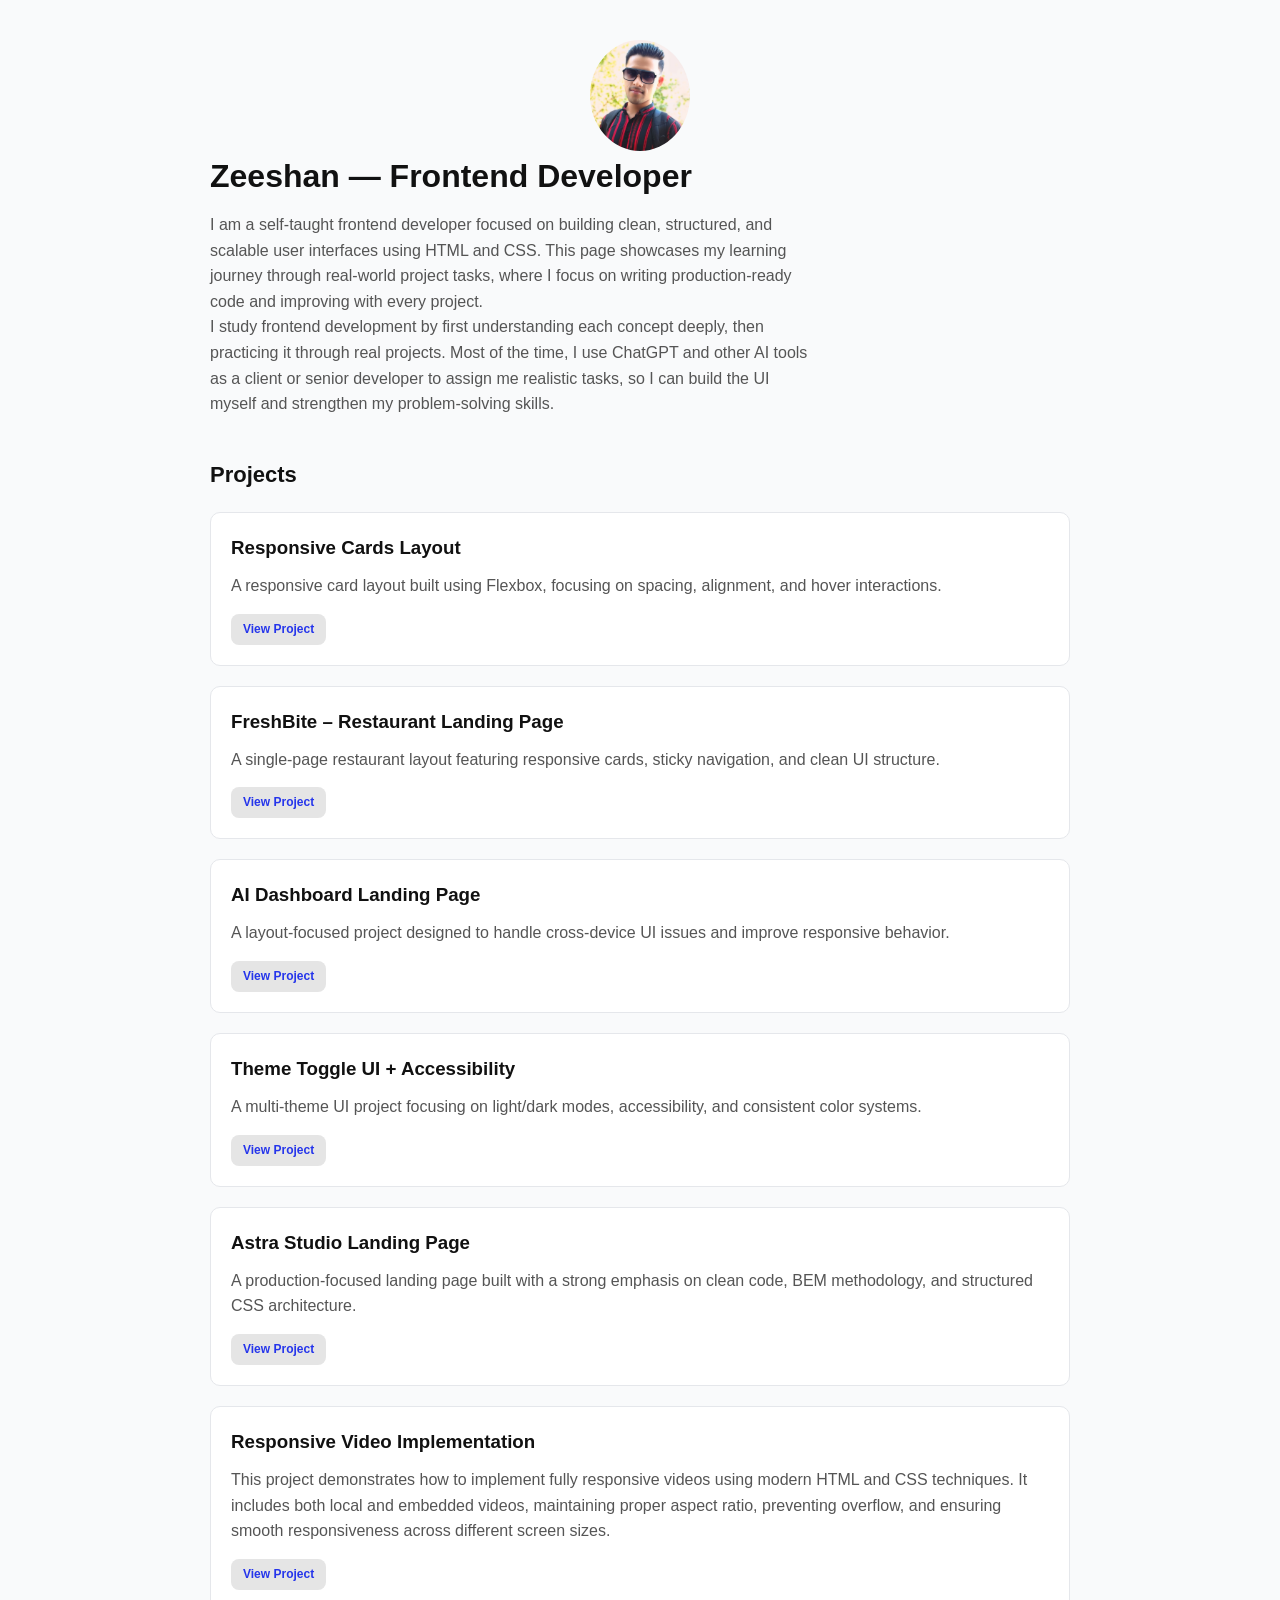
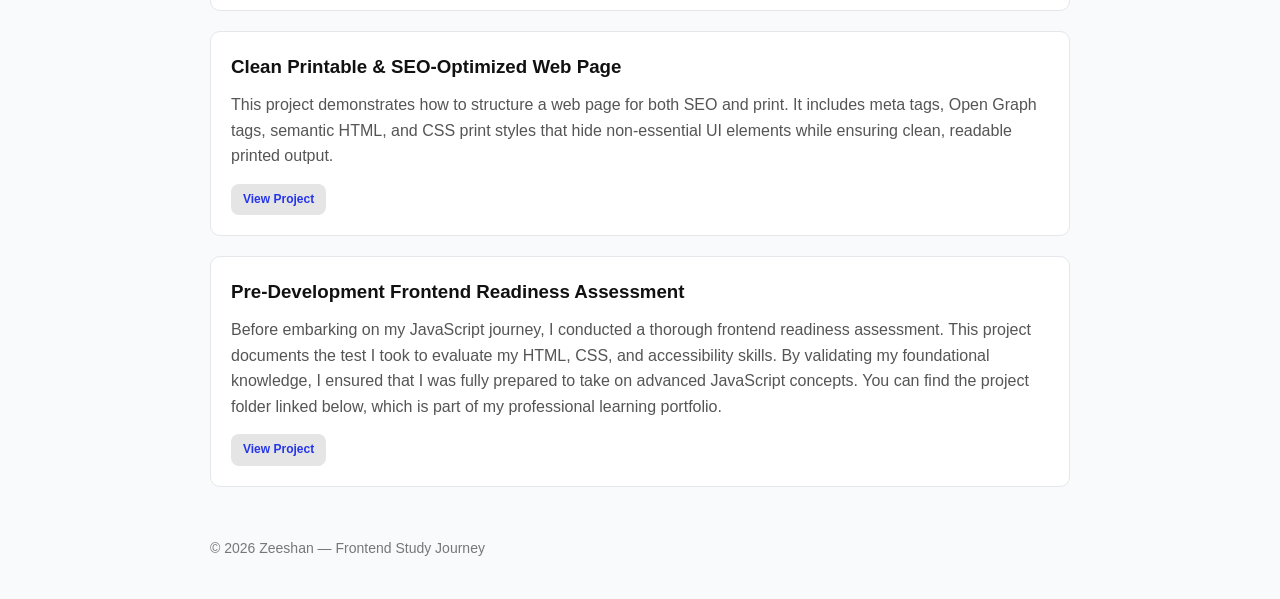
<file: index.html>
<!DOCTYPE html>
<html lang="en">

<head>
<meta charset="UTF-8">
<meta name="viewport" content="width=device-width, initial-scale=1.0">
  
<meta name="description" content="Zeeshan's frontend study journey showcasing HTML and CSS projects, clean UI work, BEM-based structure, and production-ready frontend practice.">

<meta name="keywords" content="Zeeshan, frontend developer, HTML CSS projects, BEM, portfolio, study journey, web development, responsive design">

<meta name="author" content="Zeeshan">

<meta name="robots" content="index, follow">


<meta property="og:title" content="Zeeshan | Frontend Portfolio">
<meta property="og:description" content="A frontend study journey built through real project tasks, clean structure, and production-ready HTML/CSS practice.">
<meta property="og:type" content="website">
<meta property="og:image" content="logo-image-folder-for-main-index-file/images/zeeshan.jpg">
<meta name="twitter:card" content="summary_large_image">
<meta name="twitter:title" content="Zeeshan | Frontend Portfolio">
<meta name="twitter:description" content="Frontend study journey with clean HTML/CSS projects and real-world development practice.">
<title>Zeeshan | Frontend Portfolio</title>

<style>

/* RESET */
* {
  margin: 0;
  padding: 0;
  box-sizing: border-box;
}

/* BODY */
body {
  font-family: Arial, Helvetica, sans-serif;
  background: #f9fafb;
  color: #111;
  line-height: 1.6;
}

/* CONTAINER */
.container {
  max-width: 900px;
  margin: auto;
  padding: 40px 20px;
}
  .profile-image {
  width: 100px; /* or any size that fits */
  border-radius: 50%; /* makes it circular */
  display: block;
    margin: 0 auto;
}

/* HEADER */
.header {
  margin-bottom: 40px;
}

.header h1 {
  font-size: 32px;
  margin-bottom: 10px;
}

.header p {
  color: #555;
  max-width: 600px;
}

/* SECTION TITLE */
.section-title {
  font-size: 22px;
  margin-bottom: 20px;
}

/* PROJECT CARD */
.project {
  background: #fff;
  border: 1px solid #e5e7eb;
  padding: 20px;
  border-radius: 10px;
  margin-bottom: 20px;
  transition: transform 0.2s ease, box-shadow 0.2s ease;
}

.project:hover {
  transform: translateY(-4px);
  box-shadow: 0 8px 20px rgba(0,0,0,0.05);
}

.project h3 {
  margin-bottom: 10px;
}

.project p {
  color: #555;
  margin-bottom: 15px;
}

/* BUTTON SYSTEM */
.btn {
  display: inline-block;
  padding: 6px 12px;
  border-radius: 8px;
  font-size: 12px;
  font-weight: bold;
  border:none;
  text-decoration: none;
  
}

.btn--primary {
  background: #e5e5e5;
  color: #2535eb;
  transition: all 250ms ease;
}

.btn--primary:hover {
  background: #3b82f6;
  color: #ffffff;
  box-shadow: 0 5px 8px rgb(174, 174, 174);
    transform: scale(1.05);
}

/* FOOTER */
.footer {
  margin-top: 50px;
  font-size: 14px;
  color: #777;
}

</style>

</head>

<body>

<div class="container">

  <!-- HEADER -->
  <header class="header">
    <img src="logo-image-folder-for-main-index-file/images/zeeshan.jpg" alt="Zeeshan Malik" class="profile-image">
    <h1>Zeeshan — Frontend Developer</h1>
    <p>I am a self-taught frontend developer focused on building clean, structured,
      and scalable user interfaces using HTML and CSS. This page showcases my
      learning journey through real-world project tasks, where I focus on writing
      production-ready code and improving with every project.</p>
    
    <p>I study frontend development by first understanding each concept deeply, then practicing
      it through real projects. Most of the time, I use ChatGPT and other AI tools as a 
      client or senior developer to assign me realistic tasks, so I can build the UI myself
      and strengthen my problem-solving skills.</p>
  </header>

  <!-- PROJECTS -->
  <section>
    <h2 class="section-title">Projects</h2>

    <div class="project">
      <h3>Responsive Cards Layout</h3>
      <p>
        A responsive card layout built using Flexbox, focusing on spacing,
        alignment, and hover interactions.
      </p>
      <a href="Project-UI-Polish-Animations/index.html" class="btn btn--primary">View Project</a>
    </div>

    <div class="project">
      <h3>FreshBite – Restaurant Landing Page</h3>
      <p>
        A single-page restaurant layout featuring responsive cards, sticky navigation,
        and clean UI structure.
      </p>
      <a href="responsive-restaurant-cards/index.html" class="btn btn--primary">View Project</a>
    </div>

    <div class="project">
      <h3>AI Dashboard Landing Page</h3>
      <p>
        A layout-focused project designed to handle cross-device UI issues and improve
        responsive behavior.
      </p>
      <a href="cross-device-testing-fix-edge-case-layouts-project/index.html" target="_blank" class="btn btn--primary">View Project</a>
    </div>

    <div class="project">
      <h3>Theme Toggle UI + Accessibility</h3>
      <p>
        A multi-theme UI project focusing on light/dark modes, accessibility,
        and consistent color systems.
      </p>
      <a href="accessible-multi-theme-ui-system-light-and-dark/index.html" class="btn btn--primary">View Project</a>
    </div>

    <div class="project">
      <h3>Astra Studio Landing Page</h3>
      <p>
        A production-focused landing page built with a strong emphasis on clean code,
        BEM methodology, and structured CSS architecture.
      </p>
      <a href="astra-studio-landing-page/index.html" target="_blank" class="btn btn--primary">View Project</a>
    </div>

    <div class="project">
      <h3>Responsive Video Implementation</h3>
      <p>
        This project demonstrates how to implement fully responsive videos using modern HTML and CSS techniques. It includes both local and embedded videos, maintaining proper aspect ratio, preventing overflow, and ensuring smooth responsiveness across different screen sizes.
      </p>
      <a href="adding-responcive-video-on-web-page/index.html" target="_blank" class="btn btn--primary">View Project</a>
    </div>

    <div class="project">
  <h3>Clean Printable & SEO-Optimized Web Page</h3>
  <p>
    This project demonstrates how to structure a web page for both SEO and print. It includes meta tags, Open Graph tags, semantic HTML, and CSS print styles that hide non-essential UI elements while ensuring clean, readable printed output.
  </p>
  <a href="adding-meta-tags-and-printed-setup-in-code/index.html" target="_blank" class="btn btn--primary">View Project</a>
</div>

     <div class="project">
  <h3>Pre-Development Frontend Readiness Assessment</h3>
  <p>Before embarking on my JavaScript journey, I conducted a thorough frontend readiness assessment. This project documents the test I took to evaluate my HTML, CSS, and accessibility skills. By validating my foundational knowledge,
    I ensured that I was fully prepared to take on advanced JavaScript concepts. You can find the project folder linked below, which is part of my professional learning portfolio.</p>
  <a href="java-script-readiness-assessment/README.md" target="_blank" class="btn btn--primary">View Project</a>
</div>

  </section>

  <!-- FOOTER -->
  <footer class="footer">
    <p>© 2026 Zeeshan — Frontend Study Journey</p>
  </footer>

</div>

</body>
</html>
</file>
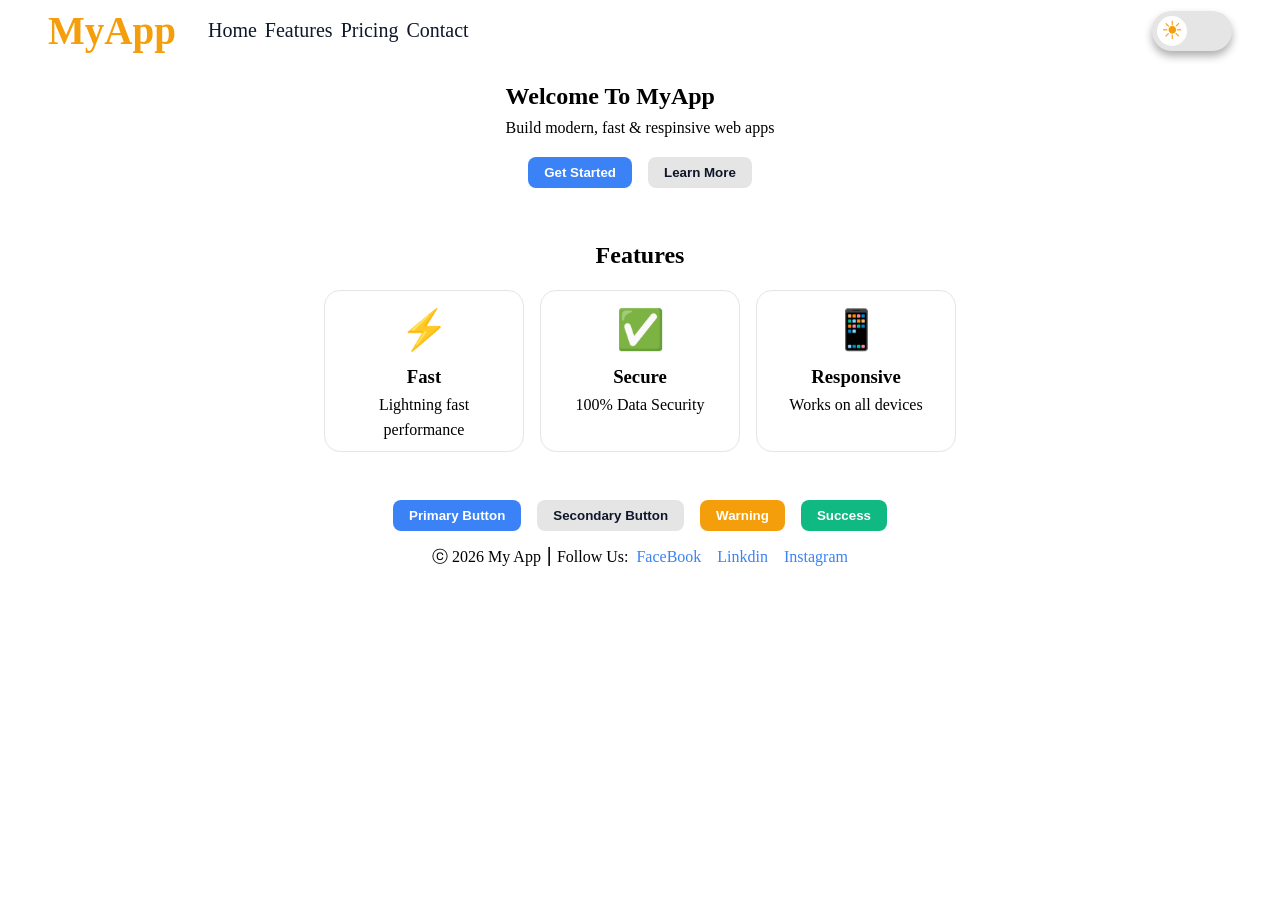
<file: accessible-multi-theme-ui-system-light-and-dark/index.html>
<!DOCTYPE html>
<html>
    <head>
<meta charset="UTF-8">
<meta name="viewport" content="width=device-width, initial-scale=1.0">
<title>MyApp</title>
  <link rel="stylesheet" href="stylesheet/style.css">
  <link rel="stylesheet" href="stylesheet/global.css">
</head>
<body>
    <header class="main-header">
        <div class="page-header">
    <div class="container">
        <div><a class="logo" href="#home">MyApp</a></div>
        <nav class="nav">
            <ul>
            <li><a class="nav-link" href="#home">Home</a></li>
            <li><a class="nav-link" href="#feature">Features</a></li>
            <li><a class="nav-link" href="#pricing">Pricing</a></li>
            <li><a class="nav-link" href="#contact">Contact</a></li>
            </ul>
        </nav>
    </div>
    <div class="theme-toggle">
    <input type="checkbox" id="toggle">
    <label for="toggle" class="toggle">
        <span class="cercle">☀</span>
    </label>
</div>
        </div>
</header>

<main class="main-section">
    <section class="hero">
        <h1>Welcome To MyApp</h1>
        <p>Build modern, fast & respinsive web apps</p>
        <div class="buttons-container">
            <button type="button" class="btn btn--primary">Get Started</button>
             <button type="button" class="btn btn--secondary">Learn More</button>
        </div>
    </section>

    <section class="cards-section">
        <h2 class="section-heading">Features</h2>
        <div class="cards-container">

            <div class="card">
                <span class="card-icon">⚡️</span>
                <h3>Fast</h3>
                <p>Lightning fast performance</p>
            </div>

        <div class="card">
                <span class="card-icon">✅</span>
                <h3>Secure</h3>
                <p>100% Data Security</p>
            </div>

            <div class="card">
                <span class="card-icon">📱</span>
                <h3>Responsive</h3>
                <p>Works on all devices</p>
            </div>
        </div>
    </section>

    <section class="buttons-section">
        <button class="btn btn--primary" type="button">Primary Button</button>
        <button class="btn btn--secondary" type="button">Secondary Button</button>
        <button class="btn btn--warning" type="button">Warning</button>
        <button class="btn btn--success" type="button">Success</button>
    </section>
</main>

<footer class="page-footer">
    <p>ⓒ 2026 My App ⎮ Follow Us:</p>
    <div class="footer-links">
    <a class="social-link" href="https:\\www.facebook.com"> FaceBook</a>
    <a class="social-link" href="https:\\www.linkdin.com">Linkdin</a>
    <a class="social-link" href="https:\\www.instagram.com">Instagram</a>
    </div>
</footer>
</body>
</html>
</file>
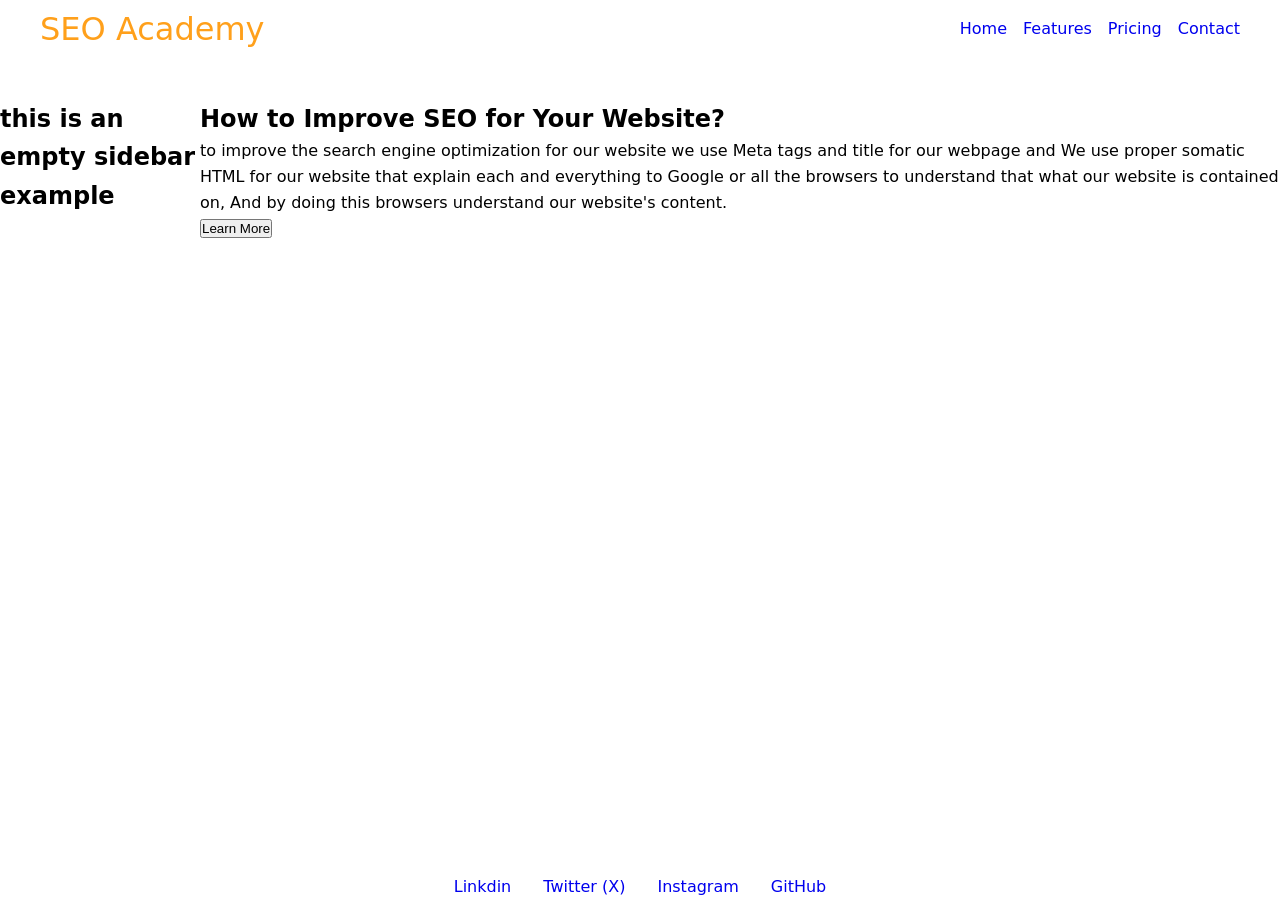
<file: adding-meta-tags-and-printed-setup-in-code/index.html>
<!DOCTYPE html>
<html lang="en">
    <head>
        <meta charset="UTF-8">
        <meta name="viewport" content="width=device-width, initial-scale=1.0">
        <meta name="description" content="this webpage contains on all the meta tags that helps a lot for improving SEO and also have printed setup that gives user's clean and clear page from messy stuff such as buttons and navbar and footr links and much more.">
        <title>Clean Printable & SEO Improvable Web-Page</title>
        <meta property="og:title" content="Clean Printable & SEO Improveable Web-Page">
        <meta property="og:description" content="this webpage contains on all the meta tags that helps a lot for improving SEO and also have printed setup that gives user's clean and clear page from messy stuff such as buttons and navbar and footr links and much more.">
        <meta property="og:image" content="https://cdn.pixabay.com/photo/2017/12/22/17/28/nature-3033979_1280.jpg">
        <meta property="og:url" content="https://malikzeeshannb-art.github.io/my-front-end-study-journey/">
        <meta property="og:type" content="website">
        <link rel="stylesheet" href="css/style.css">
    </head>
    <body>
        <div class="layout-container">
        <header class="page-header">
            <nav class="navigation">
                <div class="logo">SEO Academy</div>
            <ul class="navigation-links">
                <li><a class="nav-link" href="#home">Home</a></li>
                    <li><a class="nav-link" href="#feature">Features</a></li>
                     <li><a class="nav-link" href="#pricing">Pricing</a></li>
                    <li><a class="nav-link" href="#contact">Contact</a></li>
            </ul>
        </nav>
        </header>
        <aside class="sidebar">
            <h2> this is an empty sidebar example</h2>
        </aside>
        <main class="main-section">
            <section class="hero-section">
                <h1>How to Improve SEO for Your Website?</h1>
                <p class="hero-section-paragraph"> to improve the search engine optimization for our website we use Meta tags and title for our webpage and
                    We use proper somatic HTML for our website that explain each and everything to Google or all the browsers to understand that what our website is contained on,
                    And by doing this browsers understand our website's content.</p>
                <button class="btn" type="button">Learn More</button>
            </section>

        </main>
        <footer class="page-footer">
            <ul class="footer-links">
                    <li><a href="https://www.linkdin.com">Linkdin</a></li>
                    <li><a href="https://www.twitter.com">Twitter (X)</a></li>
                    <li><a href="https://www.instagram.com">Instagram</a></li>
                    <li><a href="https://www.github.com">GitHub</a></li>
            </ul>
        </footer>
        </div>
    </body>
</html>
</file>
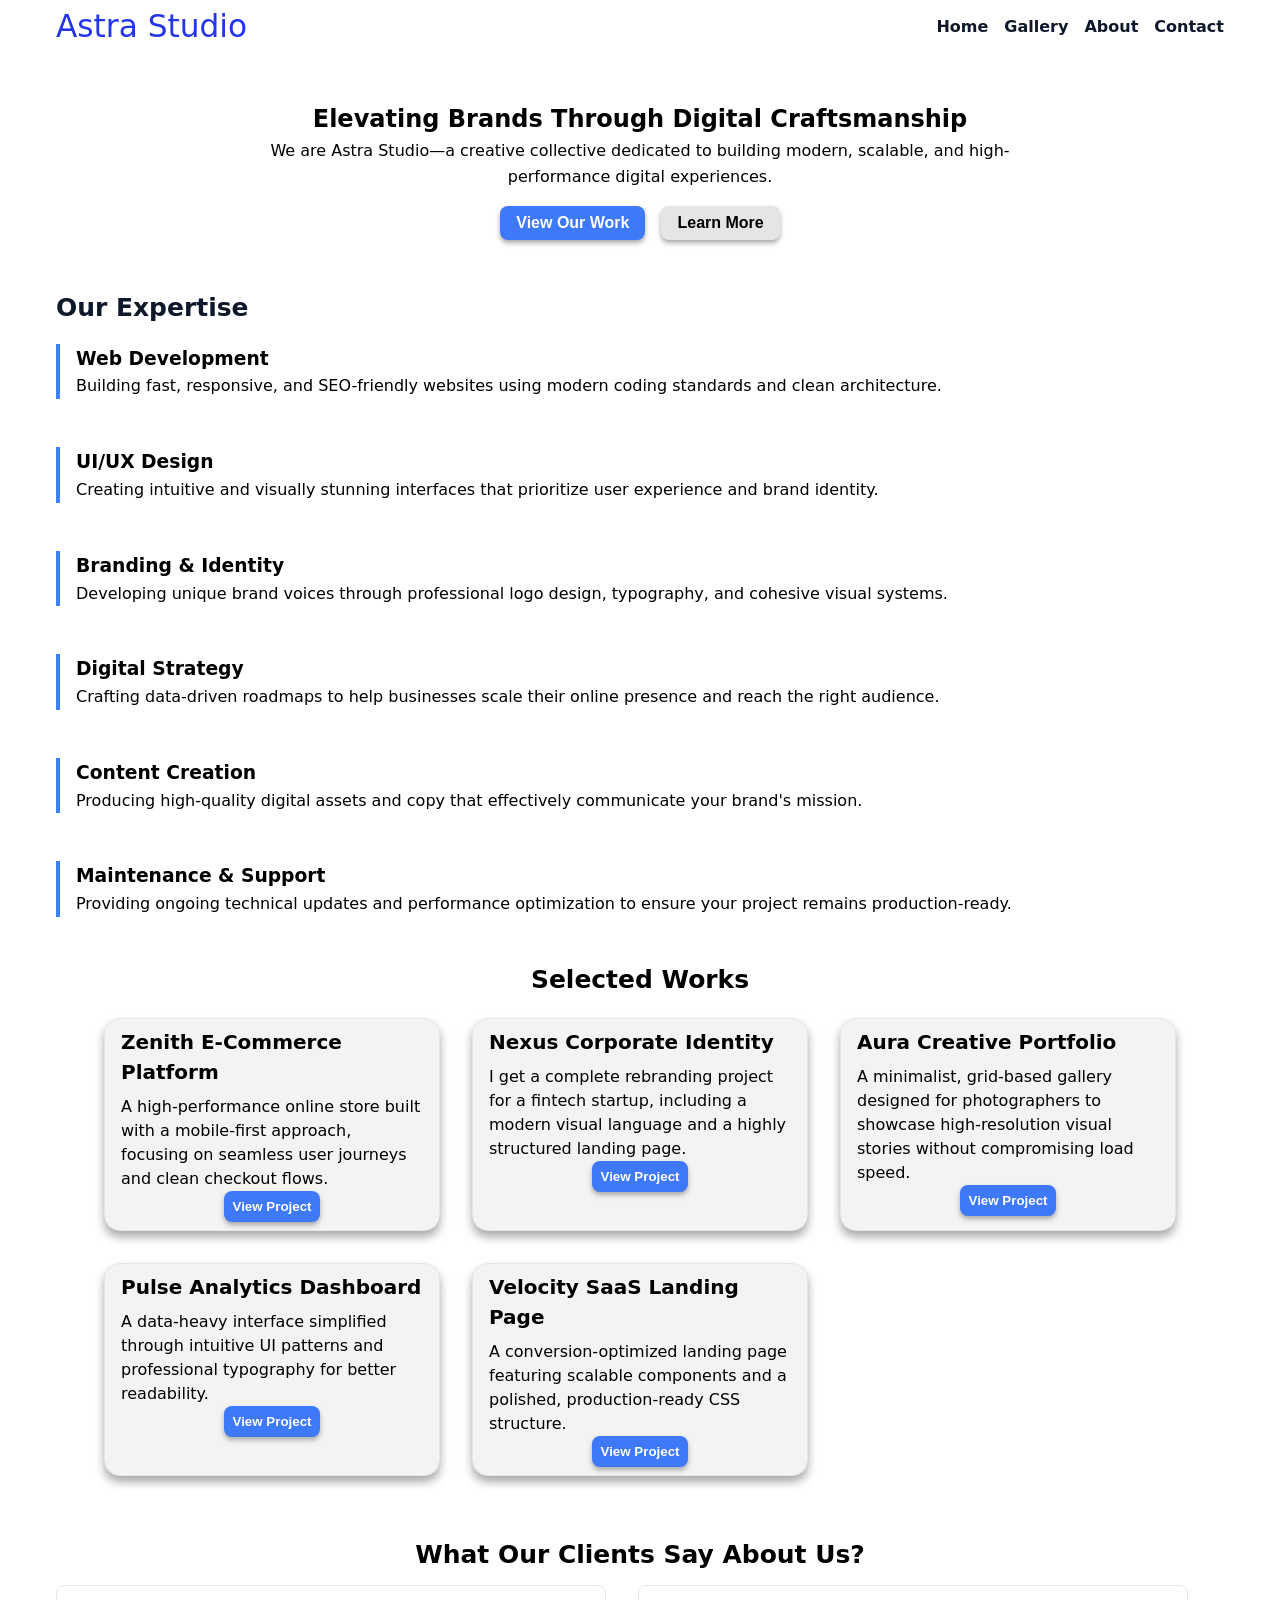
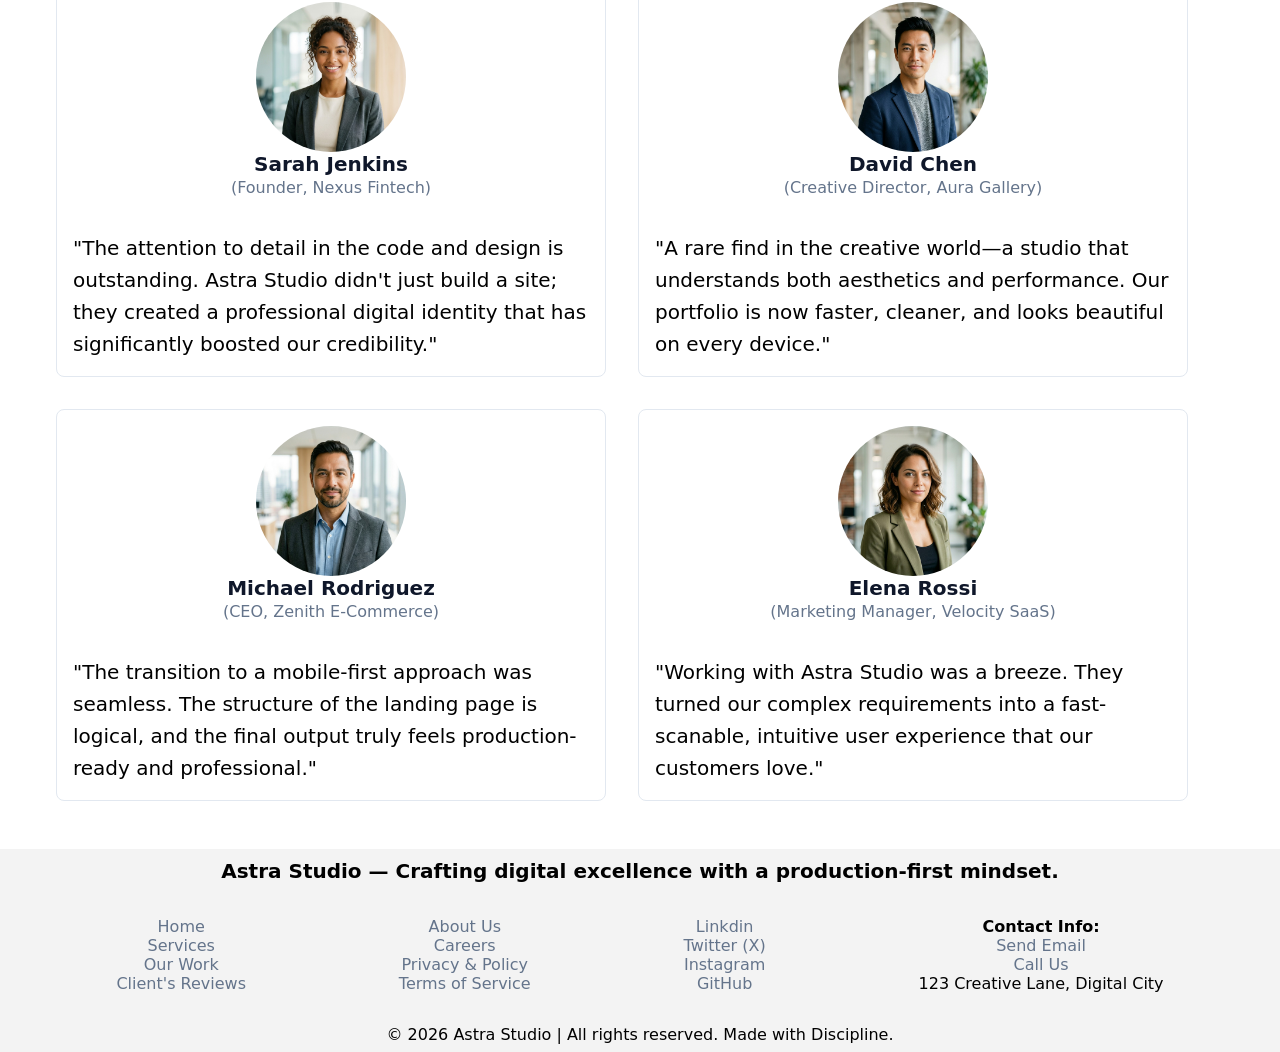
<file: astra-studio-landing-page/index.html>
<!DOCTYPE html>
<html lang="en">
    <head>
        <meta charset="UTF-8">
        <meta name="viewport" content="width=device-width, initial-scale=1.0">
        <title>Astra Studio | Landing Page</title>
        <link rel="stylesheet" href="css/style.css">
        <link rel="stylesheet" href="css/global.css">
    </head>
    <body>
                            <!--page header-->
        <header class="page-header">
            <nav class="nav__items">
                <a href="index.html" class="logo">Astra Studio</a>
                <ul class="nav__links">
                    <li><a href="index.html">Home</a></li>
                    <li><a href="/gallery">Gallery</a></li>
                    <li><a href="/about">About</a></li>
                    <li><a href="/contact">Contact</a></li>
                </ul>
            </nav>
        </header>
                                         <!--main section of page.-->
        <main class="main-section">

            <section class="hero-section" id="website-intro">
                <h1>Elevating Brands Through Digital Craftsmanship</h1>
                <p>We are Astra Studio—a creative collective dedicated to building modern, scalable, and high-performance digital experiences.</p>
                <div class="buttons-container">
                    <button class="btn btn__lg btn--primary">View Our Work</button>
                    <button class="btn btn__lg btn--secondary">Learn More</button>
                </div>
            </section>

            <section class="services-section" id="our-services">
                <h2>Our Expertise</h2>

                <div class="service-container">
                    <h3>Web Development</h3>
                    <p>Building fast, responsive, and SEO-friendly websites using modern coding standards and clean architecture.</p>
                </div>

                <div class="service-container">
                    <h3>UI/UX Design</h3>
                    <p>Creating intuitive and visually stunning interfaces that prioritize user experience and brand identity.</p>
                </div>

                <div class="service-container">
                    <h3>Branding & Identity</h3>
                    <p>Developing unique brand voices through professional logo design, typography, and cohesive visual systems.</p>
                </div>

                <div class="service-container">
                    <h3>Digital Strategy</h3>
                    <p>Crafting data-driven roadmaps to help businesses scale their online presence and reach the right audience.</p>
                </div>

                <div class="service-container">
                    <h3>Content Creation</h3>
                    <p>Producing high-quality digital assets and copy that effectively communicate your brand's mission.</p>
                </div>

                <div class="service-container">
                    <h3>Maintenance & Support</h3>
                    <p>Providing ongoing technical updates and performance optimization to ensure your project remains production-ready.</p>
                </div>

            </section>

            <section class="completed-projects-section" id="completed-projects-display">
                <h2 class="section-heading">Selected Works</h2>
                <div class="project-cards-container">
                <div class="card">
                    <h3 class="card__title">Zenith E-Commerce Platform</h3>
                    <p>A high-performance online store built with a mobile-first approach, focusing on seamless user journeys and clean checkout flows.</p>
                    <button type="button" class="btn btn--primary btn__sm">View Project</button>
                </div>

                    <div class="card">
                    <h3 class="card__title">Nexus Corporate Identity</h3>
                    <p>I get a complete rebranding project for a fintech startup, including a modern visual language and a highly structured landing page.</p>
                    <button type="button" class="btn btn--primary btn__sm">View Project</button>
                </div>

                <div class="card">
                    <h3 class="card__title">Aura Creative Portfolio</h3>
                    <p>A minimalist, grid-based gallery designed for photographers to showcase high-resolution visual stories without compromising load speed.</p>
                    <button type="button" class="btn btn--primary btn__sm">View Project</button>
                </div>

                <div class="card">
                    <h3 class="card__title">Pulse Analytics Dashboard</h3>
                    <p>A data-heavy interface simplified through intuitive UI patterns and professional typography for better readability.</p>
                    <button type="button" class="btn btn--primary btn__sm">View Project</button>
                </div>

                <div class="card">
                    <h3 class="card__title">Velocity SaaS Landing Page</h3>
                    <p>A conversion-optimized landing page featuring scalable components and a polished, production-ready CSS structure.</p>
                    <button type="button" class="btn btn--primary btn__sm">View Project</button>
                </div>
                </div>
            </section>

            <section class="testimonial-section" id="client-review">
                <h2>What Our Clients Say About Us?</h2>
                <div class="testimonial-section-cards-container">
                <div class="testimonial-card">
                    <div class="card-content">
                    <img src="assets/images/sarah-jenkins.jpg" alt="client's photo" decoding="async" loading="lazy">
                    <h4 class="client-name">Sarah Jenkins</h4>
                    <span class="client-occupation">(Founder, Nexus Fintech)</span>
                    </div>
                    <p class="paragraph">"The attention to detail in the code and design is outstanding. Astra Studio didn't just build a site; they created a professional digital identity that has significantly boosted our credibility."</p>
                </div>

                <div class="testimonial-card">
                    <div class="card-content">
                    <img src="assets/images/david-chen.jpg" alt="client's photo" decoding="async" loading="lazy">
                    <h4 class="client-name">David Chen</h4>
                    <span class="client-occupation">(Creative Director, Aura Gallery)</span>
                    </div>
                    <p class="paragraph">"A rare find in the creative world—a studio that understands both aesthetics and performance. Our portfolio is now faster, cleaner, and looks beautiful on every device."</p>
                </div>

                <div class="testimonial-card">
                    <div class="card-content">
                    <img src="assets/images/michael-rodriguez.jpg" alt="client's photo" decoding="async" loading="lazy">
                    <h4 class="client-name">Michael Rodriguez</h4>
                    <span class="client-occupation">(CEO, Zenith E-Commerce)</span>
                    </div>
                    <p class="paragraph">"The transition to a mobile-first approach was seamless. The structure of the landing page is logical, and the final output truly feels production-ready and professional."</p>
                </div>

                <div class="testimonial-card">
                    <div class="card-content">
                    <img src="assets/images/elena-rossi.jpg" alt="client's photo" decoding="async" loading="lazy">
                    <h4 class="client-name">Elena Rossi</h4>
                    <span class="client-occupation">(Marketing Manager, Velocity SaaS)</span>
                    </div>
                    <p class="paragraph">"Working with Astra Studio was a breeze. They turned our complex requirements into a fast-scanable, intuitive user experience that our customers love."</p>
                </div>
            </div>
            </section>
        </main>
                                    <!--page footer-->
        <footer>
            <div class="footer-content">
            <h3 class="footer-heading">Astra Studio — Crafting digital excellence with a production-first mindset.</h3>
            <div class="footer-links-container">
                <ul class="footer-links">
                <li><a href="#website-intro">Home</a></li>
                <li><a href="#our-services">Services</a></li>
                <li><a href="#completed-projects-display">Our Work</a></li>
                <li><a href="#client-review">Client's Reviews</a></li>
                </ul>

                <ul class="footer-links">
                    <li><a href="/about">About Us</a></li>
                    <li><a href="/careers">Careers</a></li>
                    <li><a href="/privacy">Privacy & Policy</a></li>
                    <li><a href="/terms">Terms of Service</a></li>
                </ul>

                <ul class="footer-links">
                    <li><a href="https:\\www.linkdin.com">Linkdin</a></li>
                    <li><a href="https:\\www.twitter.com">Twitter (X)</a></li>
                    <li><a href="https:\\www.instagram.com">Instagram</a></li>
                    <li><a href="https:\\www.github.com">GitHub</a></li>
                </ul>

            <div class="contact-info">
                <h4 class="content-detail">Contact Info:</h4>
                <a href="milto:hello@astrastudio.com">Send Email</a>
                <a href="tel:+1 (555) 000-1234">Call Us</a>
                <span class="address">123 Creative Lane, Digital City</span>
            </div>
            </div>
            <span class="copyright-text">© 2026 Astra Studio | All rights reserved. Made with Discipline.</span>
            </div>
        </footer>
    </body>
</html>
</file>
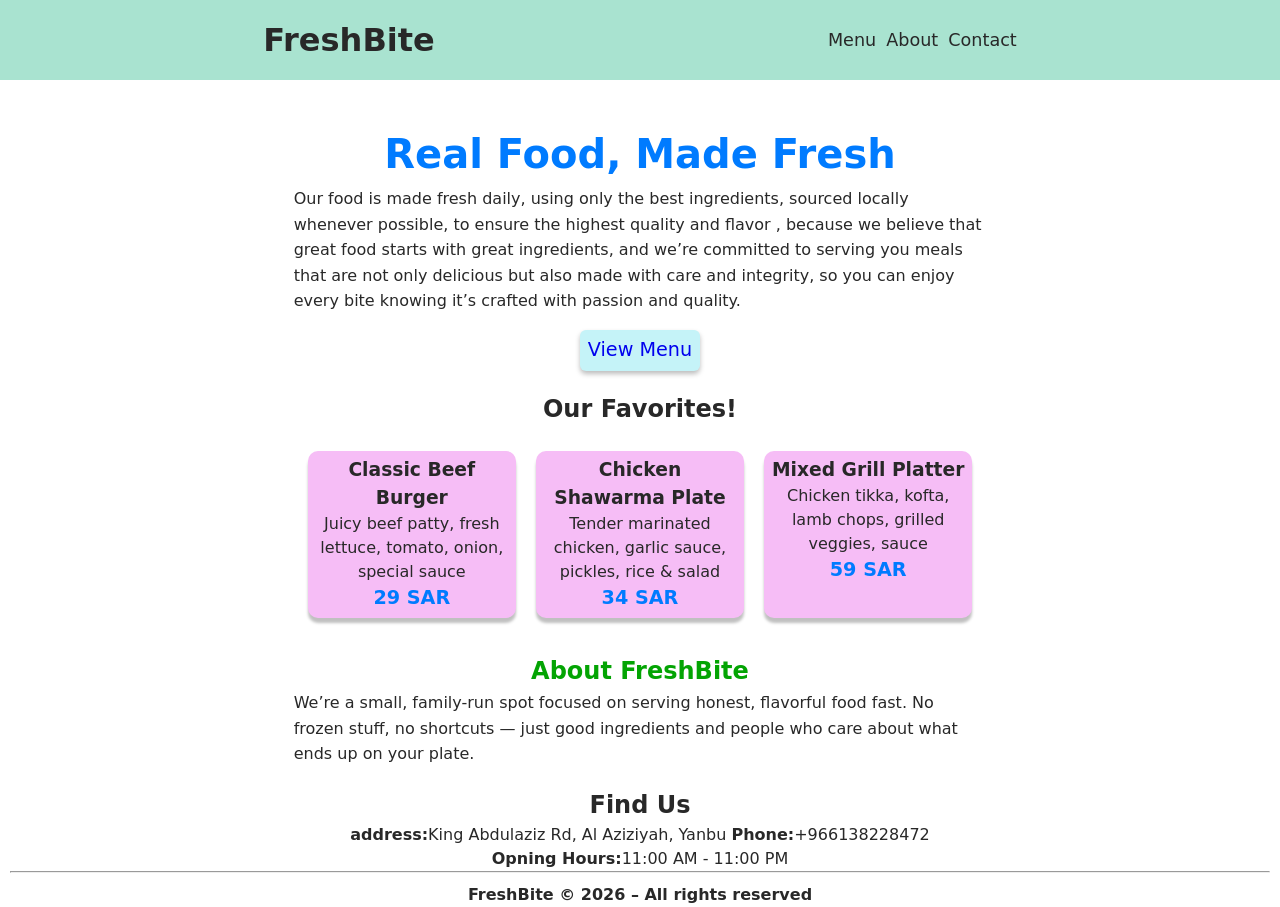
<file: responsive-restaurant-cards/index.html>
<!DOCTYPE html>
<html lang="en">
    <head>
        <meta charset="UTF-8">
        <meta name="viewport" content="width=device-width, initial-scale=1.0">
        <title>Freshbite-Restaurant-Layout</title>
        <style>
         * {
            padding: 0;
            box-sizing: border-box;
            margin: 0px;
         }
         body {
            font-family: system-ui, -apple-system, BlinkMacSystemFont, 'Segoe UI', Roboto, Oxygen, Ubuntu, Cantarell, 'Open Sans', 'Helvetica Neue', sans-serif;
            background-color: rgb(255, 255, 255);
            color: rgb(40, 40, 40);
            line-height: 1.5;
         }  
         header {
            position: sticky;
            top: 0;
            z-index: 100;
            padding: 1rem 0;
            background-color: rgb(169, 227, 208);
            min-height: 1.5rem;
            margin-bottom: 2rem;

         }
         .main-header {
            display: flex;
            max-width: 75ch;
            margin: auto;
            justify-content: space-between;
            padding: 0 5px;
         }
         .logo {
            font-size: 2rem;
            font-weight: bold;
         }
         .nav-links {
            display: flex;
            flex-direction: row;
            align-items: center;
            gap: 10px;
         }
         .nav-links a {
            text-decoration: none;
            color: rgb(40, 40, 40);
            font-size: 1.1rem;
            transition: color 0.3s ease-in-out;
         }
         .main-section {
            margin: 10px 0px;
            line-height: 1.6;
            max-width: 70ch;
            margin-inline: auto;
            padding: 10px;
         }
         .main-section > h1 {
            font-size: 2.5rem;
            color: rgb(0, 123, 255);
            text-align: center;
         }
         .btn-parent {
            display: flex;
            justify-content: center;
         }
         .menu-button {
            padding: 5px 8px;
            margin-top: 1rem;
            border: none;
            text-decoration: none;
            font-size: 1.2rem;
            background-color: rgb(197, 243, 248);
            border-radius: 6px;
            box-shadow: 0 3px 5px rgb(189, 189, 189);
            transition: all 0.3s ease-out;
            cursor: pointer;
         }
         .menu-button:hover {
            background-color: rgb(185, 252, 129);
            box-shadow: 0 4px 5px rgb(167, 167, 167);
            transform: scale(1.05); rotate: 2deg;
         }
         .container {
        display: grid;
           grid-template-columns: repeat(auto-fit, minmax(200px, 1fr));
           gap: 20px;
           padding: 1.5rem;
           max-width: 70ch;
           margin-inline: auto;

         }
         .card {
            background-color: rgb(246, 189, 246);
            text-align: center;
            padding: 5px;
            border-radius: 10px;
            box-shadow: 0 5px 3px silver;
            transition: all 0.3s ease-in-out;
            cursor: pointer;
         }
         .card:hover {
            background-color: rgb(249, 141, 148);
            transform: translateY(-5px);
         }
         .card > strong {
            font-size: 1.2rem;
            color: rgb(0, 123, 255);
            font-weight: bold;
         }
         .about-us-detail {
            line-height: 1.6;
            max-width: 70ch;
            margin-inline: auto;
            padding: 10px;
         }
          .contact-detail {
            text-align: center;
            padding: 10px;
            margin: auto;
         }
        </style>
    </head>
    <body>
      <header>
        <div class="main-header">
            <div class="logo">FreshBite</div>
            <nav class="nav-links">
                    <a href="#menu">Menu</a>
          <a href="#about">About</a>
          <a href="#contact">Contact</a>
            </nav>
        </div>
      </header>
        <section class="main-section">
            <h1>Real Food, Made Fresh</h1>
            <p>Our food is made fresh daily, using only the best ingredients, sourced locally whenever possible, to ensure the highest quality and flavor
               , because we believe that great food starts with great ingredients,
                and we’re committed to serving you meals that are not only delicious but also made with care and integrity, so you can enjoy every bite knowing it’s crafted with passion and quality.
            </p>
            <section class="btn-parent">
           <a href="#menu" class="menu-button">View Menu</a>
            </section>
        </section>
        <main class="main-content">
            <h2 style="text-align: center;">Our Favorites!</h2>
            <div class="container" id="menu">
                <div class="card">
                    <div class="card-content">
                        <h3>Classic Beef Burger</h3>
                        <p>Juicy beef patty, fresh lettuce, tomato, onion, special sauce</p>
                    </div>
                    <strong>29 SAR</strong>
                </div>
                <div class="card">
                  <div class="card-content">
                    <h3>Chicken Shawarma Plate</h3>
                    <p>Tender marinated chicken, garlic sauce, pickles, rice & salad</p>
                  </div>
                    <strong>34 SAR</strong>
                </div>
                                <div class="card">
                                    <div class="card-content">
                                        <h3>Mixed Grill Platter</h3>
                                        <p>Chicken tikka, kofta, lamb chops, grilled veggies, sauce</p>
                                    </div>
                    
                    <strong>59 SAR</strong>
            </div>
            </div>
            <section class="about-us-detail">
                <h2 style="color: rgb(3, 164, 3); text-align: center;">About FreshBite</h2>
                <p>We’re a small, family-run spot focused on serving honest, flavorful food fast. No frozen stuff, no shortcuts — just good ingredients and people who care about what ends up on your plate.</p>
            </section>
            <section class="contact-detail">
                <h2>Find Us</h2>
                <span><strong>address:</strong>King Abdulaziz Rd, Al Aziziyah, Yanbu</span>
                <span><strong>Phone:</strong>+966138228472</span><br>
                <span><strong>Opning Hours:</strong>11:00 AM - 11:00 PM</span>
                <hr>
            </section>
        </main>
        <footer>
            <h4 style="text-align: center;">FreshBite © 2026 – All rights reserved</h4>
        </footer>
    </body>
</html>
</file>
<file: accessible-multi-theme-ui-system-light-and-dark/stylesheet/style.css>
body {
    background-color: var(--light);
    color: var(--background-black);
}
.main-header {
    max-width: 1200px;
    margin: 0 auto;
}
.page-header {
    display: flex;
    align-items: center;
    justify-content: space-between;
    padding: var(--space-xs) var(--space-xs);
}
.container {
    display: flex;
    gap: var(--space-md);
    align-items: center;
}

.page-header .logo {
    font-size: var(--text-xxl);
    color: var(--warning-color);
    font-weight: bold;
    text-decoration: none;
}
.container ul {
    display: flex;
    list-style: none;
    gap: var(--space-xs);
}
.nav-link {
    color: var(--dark);
    text-decoration: none;
    font-size: var(--text-md);
}
.nav-link:hover {
    color: var(--info);
}

#toggle {
    display: none;
}

.toggle {
    box-shadow: 0 5px 8px rgb(174, 174, 174);
    position: relative;
    display: block;
    width: 80px;
    height: 40px;
    cursor: pointer;
    border-radius: 40px;
    background-color: var(--secondary-color);
}

.cercle {
    color: var(--warning-color);
    position: absolute;
    display: flex;
    justify-content: center;
    align-items: center;
    cursor: pointer;
    width: 30px;
    height:30px;
    border-radius: 30px;
    font-size: var(--text-lg);
    left: 5px;
    top: 5px;
    background: var(--light);
    transition: all ease-in-out .3s;
}

#toggle:checked + .toggle .cercle {
    left: 45px;
}
#toggle:checked + .toggle {
    background-color: var(--dark);
}
.cercle:active {
    transform: scale(0.9);
}

.main-section {
    display: flex;
    flex-direction: column;
    gap: var(--space-md);
    padding: var(--space-sm);
    max-width: 1200px;
    margin-inline: auto;
    line-height: 1.6;
}
.main-section .hero {
    padding: 0 var(--space-sm);
    display: block;
    margin: 0 auto;
}

.buttons-container {
    display: flex;
    padding-top: var(--space-sm);
    gap: var(--space-sm);
    align-items: center;
    justify-content: center;
}



.cards-section {
    margin: var(--space-xs) 0;
    padding: var(--space-xs) var(--space-sm);
}
.section-heading {
    text-align: center;
    margin-bottom: var(--space-sm);
}
.card-icon {
    margin: 0 auto;
    font-size: var(--text-xxl);
}
.cards-container {
    display: flex;
    flex-wrap: wrap;
    gap: var(--space-sm);
    justify-content: center;
}
.card {
    text-align: center;
    width: 200px;
    height: auto;
    border: 1px solid var(--secondary-color);
    max-width: 300px;
    flex-direction: column;
    display: flex;
    padding:var(--space-xs) var(--space-sm);
    border-radius: var(--border-raduse-md);
    transition: all ease-in-out .3s;
}
.card:hover {
    box-shadow: 0 5px 8px rgb(174, 174, 174);
    transform: translateY(-5px);
}

.buttons-section {
    display: flex;
    flex-wrap: wrap;
    justify-content: center;
    gap: var(--space-sm);
}
.btn {
    cursor: pointer;
    padding: var(--space-xs) var(--space-sm);
    border-radius: var(--border-raduse-sm);
    font-weight: bold;
    border: none;
}
.btn:hover {
    box-shadow: 0 5px 8px rgb(174, 174, 174);
    transform: scale(1.05);
}
.btn--secondary {
    background-color: var(--secondary-color);
    color: var(--dark);
}
.btn--warning {
    background-color: var(--warning-color);
    color: var(--light);
}
.btn--success {
    background-color: var(--success-color);
    color: var(--light);
}

.btn--primary {
    background-color: var(--info);
    color: var(--light);
}
.page-footer {
    display: flex;
    justify-content: center;
    gap: var(--space-xs);
}
.page-footer .footer-links {
    display: flex;
    align-items: center;
    gap: var(--space-sm);
    justify-content: space-between;
}
.page-footer a, ul a{
    text-decoration: none;
    color: var(--info);
}
</file>
<file: accessible-multi-theme-ui-system-light-and-dark/stylesheet/global.css>
* {
    box-sizing: border-box;
    margin: 0;
    padding: 0;
}
:root {
    --text-sm: 1.0rem;
    --text-md: 1.25rem;
    --text-lg: 1.56rem;
    --text-xl: 1.95rem;
    --text-xxl: 2.44rem;
    --text-xxxl: 3.05rem;

    --space-xs: 0.5rem;
    --space-sm: 1rem;
    --space-md: 2rem;
    --space-lg: 3rem;
    --space-xl:4rem;

    --border-raduse-sm: 0.5rem;
    --border-raduse-md: 1rem;
    --border-raduse-lg: 2rem;
    --border-raduse-xl: 999px;

    --primary-color: blue;
    --primary-dark-color: rgb(2, 2, 111);
    --secondary-color: #e5e5e5;
    --success-color: #10b981;
    --info: #3b82f6;
    --warning-color: #f59e0b;
    --danger-color: #ef4444;
    --light: #ffffff;
    --dark: #0f172a;
    --background-black: #000000;
    --background-white: #ffffff;
    --content-color-black: black;
    --content-color-white: #ffffff;
}
</file>
<file: adding-meta-tags-and-printed-setup-in-code/css/style.css>
@media print {
     header, .hero-section, .btn, .sidebar, .page-footer {
        display: none !important;
    }
    body {
        font-family: "Times New Roman", serif;
        line-height: 1.4;
    }
    * {
        background: none !important;
        box-shadow: none !important;
    }
    a::after {
       content: " (" attr(href) ") ";
       font-size: 20pt;
    }
}
@page {
    margin: 20mm;
}
            /*page styling is starting from here*/

    * {
        padding: 0;
        margin: 0;
        box-sizing: border-box;
    }
    body {
        font-family: system-ui, -apple-system, BlinkMacSystemFont, 'Segoe UI', Roboto, Oxygen, Ubuntu, Cantarell, 'Open Sans', 'Helvetica Neue', sans-serif;
        line-height: 1.6;
    }
.layout-container {
    display: grid;
    grid-template-columns: minmax(0, 1fr);
    grid-template-rows: 100px 1fr auto;
    grid-template-areas:  "header"
                            "main"
                            "footer";
    min-height: 100vh;
}
@media (min-width:768px) {
.layout-container {
    grid-template-columns: 200px minmax(0,1fr);
    grid-template-areas: "header header"
                        "aside main"
                        "footer footer";
}
.sidebar {
    display: block;
}
}
.page-header {
    grid-area: header;
}

aside {
    display: none;
    grid-area: aside;
}
main {
    grid-area: main;
}
.page-footer {
    grid-area: footer;
}

.navigation {
    display: flex;
    flex-direction: row;
    justify-content: space-between;
    margin: 10px;
    align-items: center;
    max-width: 1200px;
    margin-inline: auto;
}

.navigation .navigation-links {
    display: flex;
    align-items: center;
    gap: 1rem;
    list-style: none;
}
.navigation .logo {
    line-height: 1.2;
    font-size: 2rem;
    color: rgb(255, 160, 27);
}
.navigation .nav-link {
    font-size: medium;
}
.main-section {
    max-width: 1200px;
    margin-inline: auto;
}

.footer-links {
    display: flex;
    gap: 2rem;
    list-style: none;
    font-size: medium;
    justify-content: center;
    flex-wrap: wrap;
    align-items: center;
}
.footer-links a, .navigation-links a {
    text-decoration: none;
}
.footer-links a:hover, .navigation-links a:hover {
    text-decoration: underline;
}
.page-footer {
    margin-inline: auto;
    max-width: 1200px;
}
</file>
<file: astra-studio-landing-page/css/style.css>
.main-section {
    padding: 0 var(--space-sm);
    max-width: 1200px;
    margin-inline: auto;
}
                         /*code for hero sectin*/
.hero-section {
    margin-bottom: var(--space-lg);
    max-width: 75ch;
    margin-inline: auto;
    line-height: 1.6;
}
.hero-section h1, .hero-section p {
    text-align: center;
}
.buttons-container {
    display: flex;
    justify-content: center;
    align-items: center;
    gap: var(--space-sm);
    margin-top: var(--space-sm);
}
                       /*button set-up code sectin*/
.btn {
    border-radius: var(--radius-sm);
    box-shadow: 0 3px 5px var(--base-shadow);
    transition: all ease-out 250ms;
    border: none;
    padding: 12px 20px;
    cursor: pointer;
}
.card .btn {
    border-radius: var(--radius-sm);
    box-shadow: 0 3px 5px var(--base-shadow);
    transition: all ease-out 250ms;
    border: none;
    cursor: pointer;
    display: block;
    margin: auto;
}
.btn:hover {
    box-shadow: 0 4px 8px var(--hover-shadow);
    transform: scale(1.05);
}
.btn:active {
    transform: scale(1.0);
}
.btn:focus {
    outline: 2px solid var(--border-focus);
    outline-offset: 2px;
}
.btn__lg {
    font-size: var(--text-sm);
    font-weight: bold;
    padding: var(--space-xs) var(--space-sm);
}
.btn__sm {
    font-weight: bold;
    padding: var(--space-xs) var(--space-xs);
}
.btn--primary {
    background-color: var(--btn-primary-bg);
    color: var(--btn-primary-text);
}
.btn--secondary {
    background-color: var( --btn-secondary-bg);
    color: var(--btn-secondary-text);
}
                        /*code for service sectin*/
.services-section {
max-width: 75ch;
margin-inline: auto;
line-height: 1.6;
}
@media screen and (min-width: 1200px) {
    .services-section {
        max-width: 1200px;
        margin-inline: auto;
        line-height: 1.6;
    }
}
.services-section h2 {
    font-size: var(--text-lg);
    color: var(--text-main);
    margin-bottom: var(--space-sm);
}
.service-container {
    border-left: 4px solid var(--border-focus);
    margin-bottom: var(--space-lg);
    padding: 0 var(--space-sm);
}
          /* this code section for those projects that i already compleated */
.project-cards-container {
    display: grid;
    grid-template-columns: repeat(auto-fit, minmax(250px, 1fr));
    gap: var(--space-md);
    padding: var(--space-sm) var(--space-lg);
    margin-bottom: var(--space-lg);
}
.completed-projects-section h2 {
    font-size: var(--text-lg);
    text-align: center;
    margin-bottom: var(--space-xs);
}
.card {
    border:1px solid var(--border-base);
    border-radius: var(--radius-md);
    padding: var(--space-xs) var(--space-sm);
    box-shadow: 0 6px 10px var(--base-shadow);
    background-color: var(--bg-surface);
    transition: all ease 300ms;
    line-height: 1.5;
}
.card:hover {
    transform: translateY(-6px);
    box-shadow: 0 6px 12px var(--hover-shadow);
}
.card__title {
    margin-bottom: var(--space-xs);
    font-size: var(--text-md);
}
.card__btn {
    display: block;
    margin: var(--space-sm) auto;
}
                     /*this code is for testimonial sectin*/
.testimonial-section h2 {
text-align: center;
font-size: var(--text-lg);
margin-bottom: var(--space-sm);
}
.testimonial-section-cards-container {
    display: flex;
    flex-wrap: wrap;
    gap: var(--space-md);
    margin-bottom: var(--space-lg);
}
@media screen and (min-width:1200px) {
    .testimonial-card {
        max-width: 550px;
        width: auto;
        justify-content: center;
        flex-direction: column;
        gap: var(--space-md);
    }
}

@media screen and (max-width:768px) {
    .testimonial-card {
        max-width: 550px;
        width: auto;
        margin-inline: auto;
        justify-content: center;
        flex-direction: column;
        gap: var(--space-md);
    }
}
.testimonial-card {
    display: flex;
    border: 1px solid var(--border-base);
    border-radius: var(--radius-sm);
    padding: var(--space-sm);
    justify-content: space-between;
    gap: var(--space-md);
    align-items: center;
}
.card-content {
    justify-content: center;
    line-height: 1.5;
    align-items: center;
    display: flex;
    width: auto;
    flex-direction: column;
}
.card-content img {
    display: block;
    width: 150px;
    cursor: pointer;
    height: auto;
    border-radius: var(--radius-max);
    object-fit: cover;
    transition: all ease 300ms;
}
.card-content img:hover {
    transform: scale(1.05);
}
.client-occupation {
    color: var(--text-muted);
    font-size: var(--text-sm);
}
.testimonial-card .client-name {
    font-size: var(--text-md);
    line-height: 1.2;
    color: var(--text-main);
}
.paragraph {
    line-height: 1.6;
    font-size: var(--text-md);
}
</file>
<file: astra-studio-landing-page/css/global.css>
* {
    margin: 0;
    padding: 0;
    box-sizing: border-box;
}

:root {
    --text-sm: 1.0rem;
    --text-md: 1.25rem;
    --text-lg: 1.56rem;
    --text-xl: 1.95rem;
    --text-xxl: 2.44rem;
    --text-xxxl: 3.05rem;

    --radius-sm: 0.5rem;
    --radius-md: 1.0rem;
    --radius-lg: 2.0rem;
    --radius-xl: 3.0rem;
    --radius-max: 999px;

    --space-xs: 0.5rem;
    --space-sm: 1.0rem;
    --space-md: 2.0rem;
    --space-lg: 3.0rem;
    --space-xl: 4.0rem;

    --bg-main: #ffffff;
    --bg-surface: #f3f3f3;
    --bg-input: #ffffff;

    --text-main: #0f172a;
    --text-muted: #64748b;
    --text-on-eccent: #ffffff;

    --border-base: #e2e8f0;
    --border-focus: #3b82f6;

    --accent: #2535eb;
    --success: #10b981;
    --danger: #ef4444;
    --warning: #f59e0b;

    --btn-primary-bg: rgb(62, 121, 250);
    --btn-primary-text: #ffffff;
    --btn-secondary-bg: #e5e5e5;
    --btn-secondary-text: black;

    --base-shadow: rgb(170, 169, 169);
    --hover-shadow:rgb(131, 128, 128);
}

    body {
        font-family: system-ui, -apple-system, BlinkMacSystemFont, 'Segoe UI', Roboto, Oxygen, Ubuntu, Cantarell, 'Open Sans', 'Helvetica Neue', sans-serif;
        background-color: var(--bg-main);
    }
          /*reusable header and footer set-up code that will run on multiple pages in future.*/

    .nav__items {
        display: flex;
        justify-content: space-between;
        padding: var(--space-xs) var(--space-sm);
        align-items: center;
        max-width: 1200px;
        min-height: var(--space-md);
        margin-inline: auto;
        margin-bottom: var(--space-lg);
    }
    .logo {
        font-size: var(--text-xl);
        color: var(--accent);
        text-decoration: none;
    }
    .nav__items .nav__links {
        display: flex;
        gap: var(--space-sm);
        list-style: none;
        align-items: center;
        
    }
    .nav__links a {
        color: var(--text-main);
        text-decoration: none;
        font-size: var(--text-sm);
        font-weight: bold;
    }
    .nav__links a:hover {
        color: var(--accent);
    }
                                /*footer code is starting from here.*/
    footer {
        background-color: var(--bg-surface);
    }
    .footer-content {
        max-width: 1200px;
        padding: var(--space-xs) var(--space-sm);
        margin-inline: auto;
    }
    footer .footer-heading {
        text-align: center;
        font-size: var(--text-md);
        line-height: 1.4;
        margin-bottom: var(--space-md);
    }
    .footer-links-container {
        display: flex;
        flex-wrap: wrap;
        margin-bottom: var(--space-sm);
        gap: var(--space-md);
        flex-direction: row;
        align-items: center;
        justify-content: space-around;
    }
    .footer-links, .contact-info{
        display: flex;
        list-style: none;
        justify-content: center;
        flex-direction: column;
        align-items: center;
        margin-bottom: var(--space-sm);
    }
    footer .copyright-text {
        display: block;
        text-align: center;
    }
    .footer-links-container a {
        text-align: center;
        text-decoration: none;
        color: var(--text-muted);
    }
    .footer-links a:hover, .contact-info a:hover {
        color: var(--accent);
        border-bottom: 1px solid var(--accent);
    }
</file>
